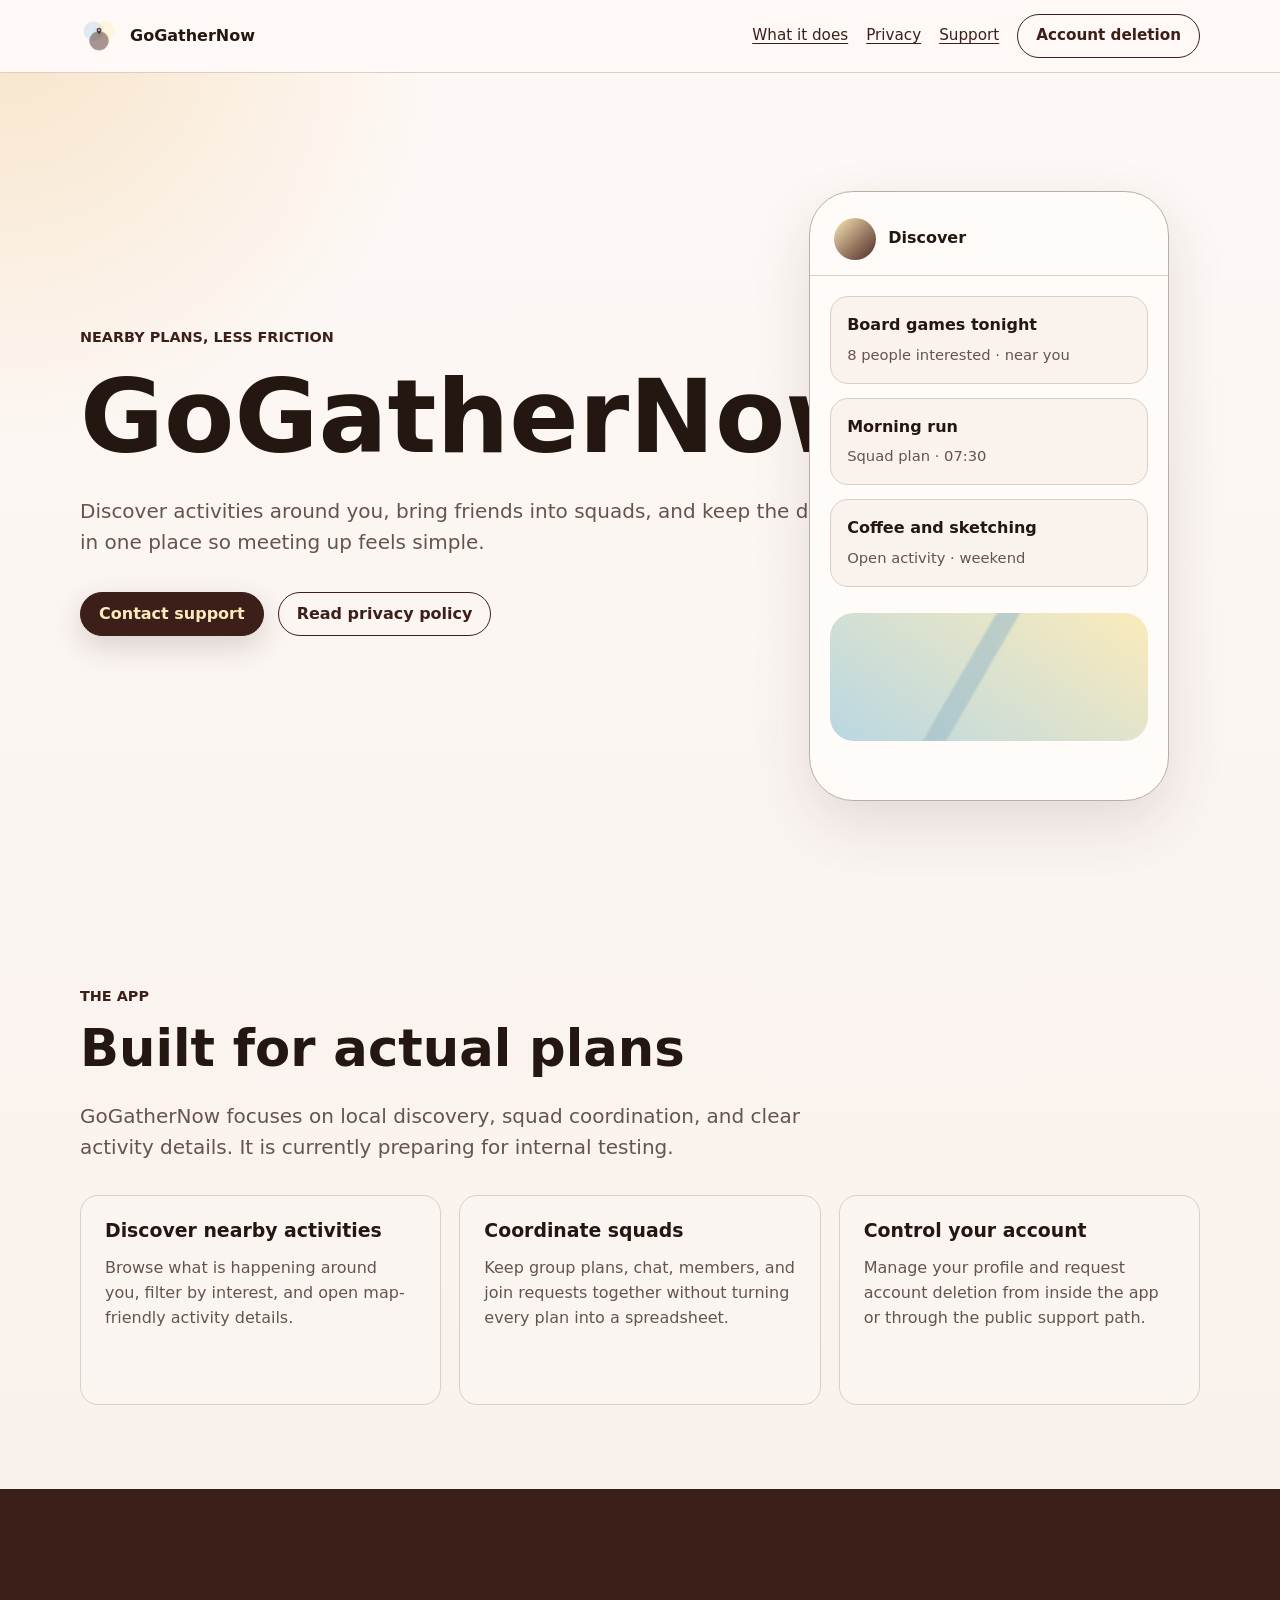
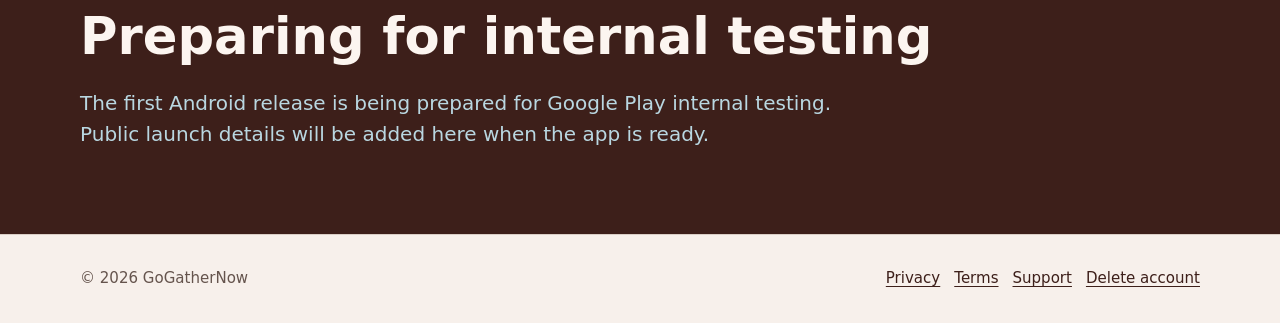
<file: index.html>
<!doctype html>
<html lang="en">
  <head>
    <meta charset="utf-8">
    <meta name="viewport" content="width=device-width, initial-scale=1">
    <title>GoGatherNow</title>
    <meta
      name="description"
      content="GoGatherNow helps people discover nearby activities, coordinate squads, and turn plans into real-world meetups."
    >
    <link rel="icon" href="assets/logo.png">
    <link rel="stylesheet" href="styles.css">
  </head>
  <body>
    <header class="site-header">
      <nav class="nav" aria-label="Main navigation">
        <a class="brand" href="/">
          <img src="assets/logo.png" alt="">
          <span>GoGatherNow</span>
        </a>
        <div class="nav-links">
          <a href="#what">What it does</a>
          <a href="privacy.html">Privacy</a>
          <a href="support.html">Support</a>
          <a class="button secondary" href="delete-account.html">Account deletion</a>
        </div>
      </nav>
    </header>

    <main>
      <section class="hero">
        <div>
          <p class="eyebrow">Nearby plans, less friction</p>
          <h1>GoGatherNow</h1>
          <p class="lead">
            Discover activities around you, bring friends into squads, and keep the
            details in one place so meeting up feels simple.
          </p>
          <div class="actions">
            <a class="button" href="support.html">Contact support</a>
            <a class="button secondary" href="privacy.html">Read privacy policy</a>
          </div>
        </div>
        <div class="phone-scene" aria-label="GoGatherNow app preview">
          <div class="phone">
            <div class="phone-bar">
              <div class="avatar-dot"></div>
              <strong>Discover</strong>
            </div>
            <div class="activity-list">
              <div class="activity">
                <strong>Board games tonight</strong>
                <span>8 people interested · near you</span>
              </div>
              <div class="activity">
                <strong>Morning run</strong>
                <span>Squad plan · 07:30</span>
              </div>
              <div class="activity">
                <strong>Coffee and sketching</strong>
                <span>Open activity · weekend</span>
              </div>
            </div>
            <div class="map-strip" aria-hidden="true"></div>
          </div>
        </div>
      </section>

      <section id="what" class="section">
        <div class="section-inner">
          <p class="eyebrow">The app</p>
          <h2>Built for actual plans</h2>
          <p class="lead">
            GoGatherNow focuses on local discovery, squad coordination, and clear
            activity details. It is currently preparing for internal testing.
          </p>
          <div class="feature-grid">
            <article class="feature">
              <h3>Discover nearby activities</h3>
              <p>
                Browse what is happening around you, filter by interest, and open
                map-friendly activity details.
              </p>
            </article>
            <article class="feature">
              <h3>Coordinate squads</h3>
              <p>
                Keep group plans, chat, members, and join requests together without
                turning every plan into a spreadsheet.
              </p>
            </article>
            <article class="feature">
              <h3>Control your account</h3>
              <p>
                Manage your profile and request account deletion from inside the app
                or through the public support path.
              </p>
            </article>
          </div>
        </div>
      </section>

      <section class="section band">
        <div class="section-inner">
          <p class="eyebrow">Release status</p>
          <h2>Preparing for internal testing</h2>
          <p class="lead">
            The first Android release is being prepared for Google Play internal
            testing. Public launch details will be added here when the app is ready.
          </p>
        </div>
      </section>
    </main>

    <footer class="site-footer">
      <div class="footer-inner">
        <span>© 2026 GoGatherNow</span>
        <div class="footer-links">
          <a href="privacy.html">Privacy</a>
          <a href="terms.html">Terms</a>
          <a href="support.html">Support</a>
          <a href="delete-account.html">Delete account</a>
        </div>
      </div>
    </footer>
  </body>
</html>
</file>
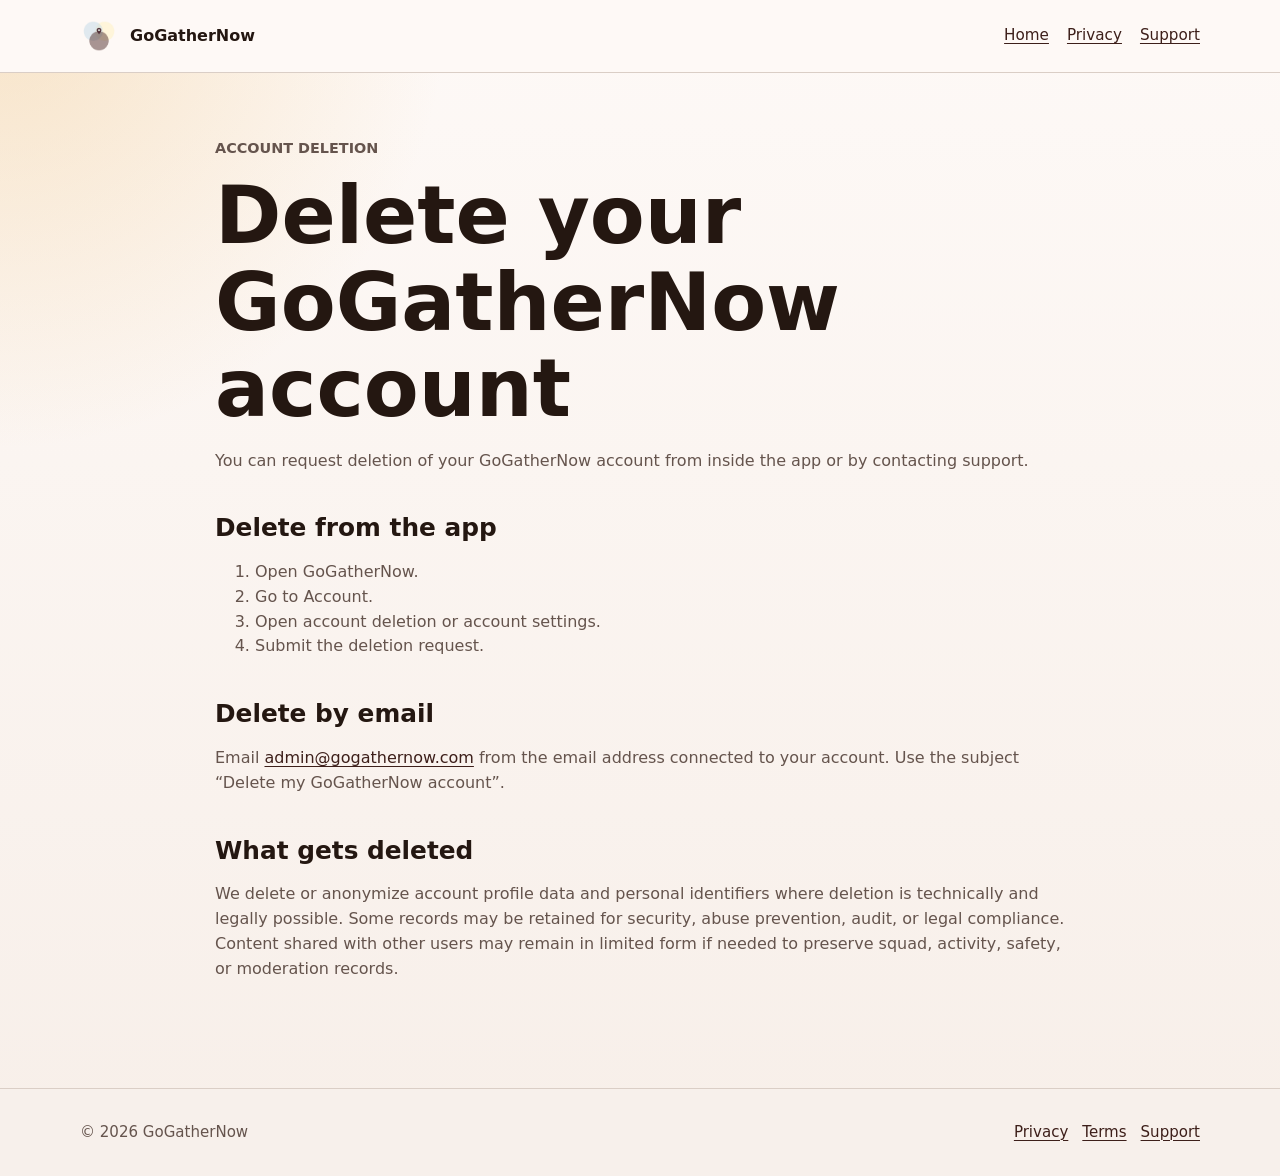
<file: delete-account.html>
<!doctype html>
<html lang="en">
  <head>
    <meta charset="utf-8">
    <meta name="viewport" content="width=device-width, initial-scale=1">
    <title>Delete Account · GoGatherNow</title>
    <meta name="description" content="How to request GoGatherNow account deletion.">
    <link rel="icon" href="assets/logo.png">
    <link rel="stylesheet" href="styles.css">
  </head>
  <body>
    <header class="site-header">
      <nav class="nav" aria-label="Main navigation">
        <a class="brand" href="/"><img src="assets/logo.png" alt=""><span>GoGatherNow</span></a>
        <div class="nav-links">
          <a href="/">Home</a>
          <a href="privacy.html">Privacy</a>
          <a href="support.html">Support</a>
        </div>
      </nav>
    </header>

    <main class="policy">
      <p class="eyebrow">Account deletion</p>
      <h1>Delete your GoGatherNow account</h1>
      <p>
        You can request deletion of your GoGatherNow account from inside the app or
        by contacting support.
      </p>

      <h2>Delete from the app</h2>
      <ol>
        <li>Open GoGatherNow.</li>
        <li>Go to Account.</li>
        <li>Open account deletion or account settings.</li>
        <li>Submit the deletion request.</li>
      </ol>

      <h2>Delete by email</h2>
      <p>
        Email <a href="mailto:admin@gogathernow.com">admin@gogathernow.com</a>
        from the email address connected to your account. Use the subject
        “Delete my GoGatherNow account”.
      </p>

      <h2>What gets deleted</h2>
      <p>
        We delete or anonymize account profile data and personal identifiers where
        deletion is technically and legally possible. Some records may be retained
        for security, abuse prevention, audit, or legal compliance. Content shared
        with other users may remain in limited form if needed to preserve squad,
        activity, safety, or moderation records.
      </p>
    </main>

    <footer class="site-footer">
      <div class="footer-inner">
        <span>© 2026 GoGatherNow</span>
        <div class="footer-links">
          <a href="privacy.html">Privacy</a>
          <a href="terms.html">Terms</a>
          <a href="support.html">Support</a>
        </div>
      </div>
    </footer>
  </body>
</html>
</file>
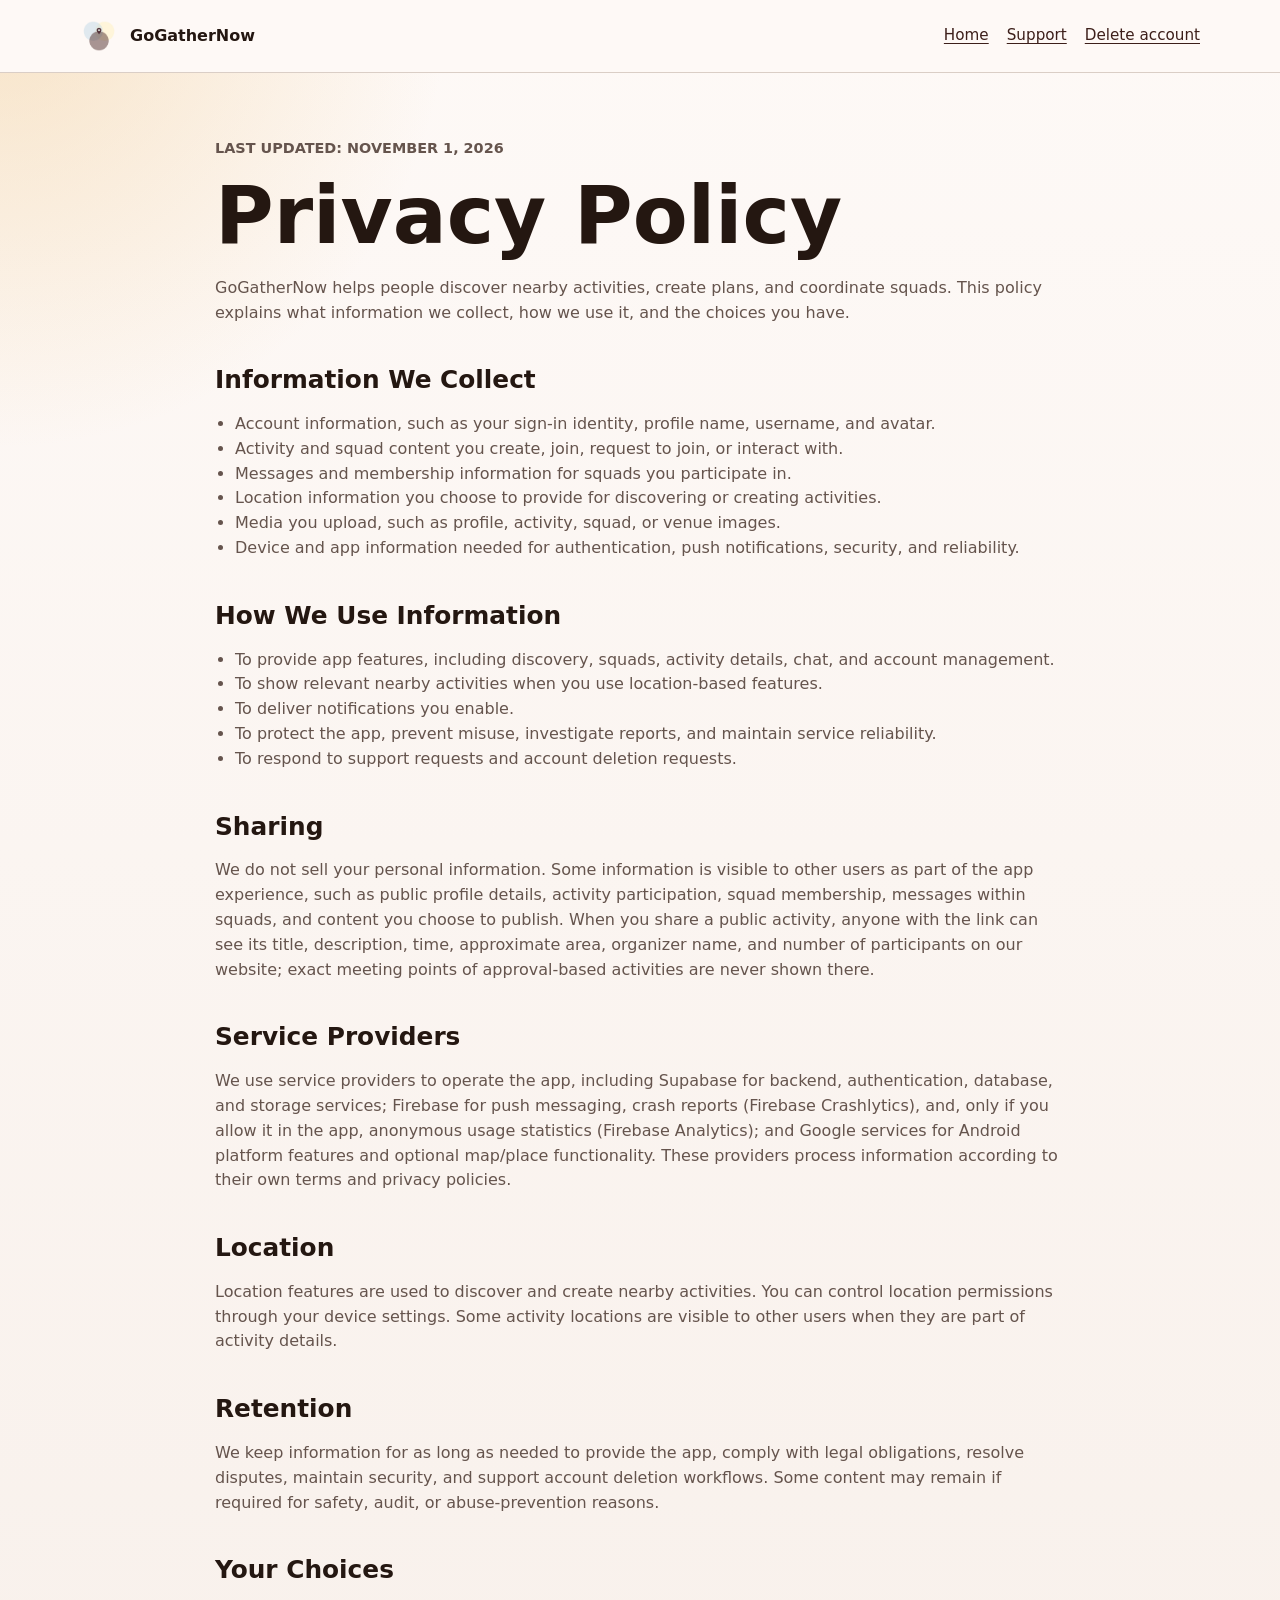
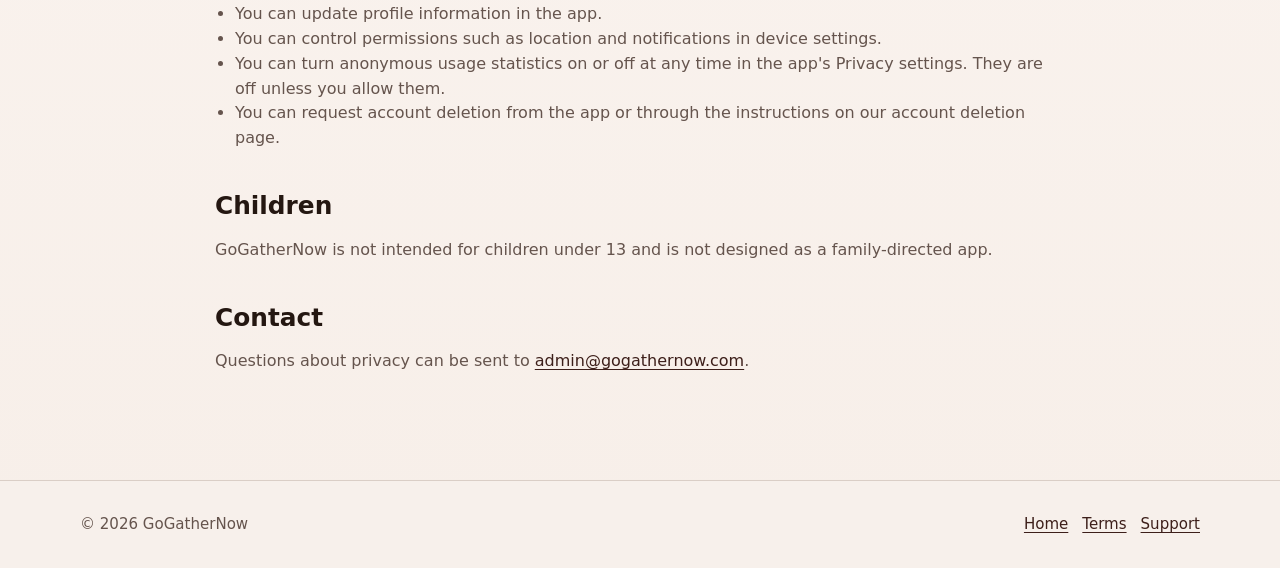
<file: privacy.html>
<!doctype html>
<html lang="en">
  <head>
    <meta charset="utf-8">
    <meta name="viewport" content="width=device-width, initial-scale=1">
    <title>Privacy Policy · GoGatherNow</title>
    <meta name="description" content="Privacy Policy for GoGatherNow.">
    <link rel="icon" href="assets/logo.png">
    <link rel="stylesheet" href="styles.css">
  </head>
  <body>
    <header class="site-header">
      <nav class="nav" aria-label="Main navigation">
        <a class="brand" href="/"><img src="assets/logo.png" alt=""><span>GoGatherNow</span></a>
        <div class="nav-links">
          <a href="/">Home</a>
          <a href="support.html">Support</a>
          <a href="delete-account.html">Delete account</a>
        </div>
      </nav>
    </header>

    <main class="policy">
      <p class="eyebrow">Last updated: November 1, 2026</p>
      <h1>Privacy Policy</h1>
      <p>
        GoGatherNow helps people discover nearby activities, create plans, and
        coordinate squads. This policy explains what information we collect, how we
        use it, and the choices you have.
      </p>

      <h2>Information We Collect</h2>
      <ul>
        <li>Account information, such as your sign-in identity, profile name, username, and avatar.</li>
        <li>Activity and squad content you create, join, request to join, or interact with.</li>
        <li>Messages and membership information for squads you participate in.</li>
        <li>Location information you choose to provide for discovering or creating activities.</li>
        <li>Media you upload, such as profile, activity, squad, or venue images.</li>
        <li>Device and app information needed for authentication, push notifications, security, and reliability.</li>
      </ul>

      <h2>How We Use Information</h2>
      <ul>
        <li>To provide app features, including discovery, squads, activity details, chat, and account management.</li>
        <li>To show relevant nearby activities when you use location-based features.</li>
        <li>To deliver notifications you enable.</li>
        <li>To protect the app, prevent misuse, investigate reports, and maintain service reliability.</li>
        <li>To respond to support requests and account deletion requests.</li>
      </ul>

      <h2>Sharing</h2>
      <p>
        We do not sell your personal information. Some information is visible to
        other users as part of the app experience, such as public profile details,
        activity participation, squad membership, messages within squads, and content
        you choose to publish. When you share a public activity, anyone with the link
        can see its title, description, time, approximate area, organizer name, and number of
        participants on our website; exact meeting points of approval-based
        activities are never shown there.
      </p>

      <h2>Service Providers</h2>
      <p>
        We use service providers to operate the app, including Supabase for backend,
        authentication, database, and storage services; Firebase for push messaging,
        crash reports (Firebase Crashlytics), and, only if you allow it in the app,
        anonymous usage statistics (Firebase Analytics);
        and Google services for Android platform features and optional map/place
        functionality. These providers process information according to their own
        terms and privacy policies.
      </p>

      <h2>Location</h2>
      <p>
        Location features are used to discover and create nearby activities. You can
        control location permissions through your device settings. Some activity
        locations are visible to other users when they are part of activity details.
      </p>

      <h2>Retention</h2>
      <p>
        We keep information for as long as needed to provide the app, comply with
        legal obligations, resolve disputes, maintain security, and support account
        deletion workflows. Some content may remain if required for safety, audit, or
        abuse-prevention reasons.
      </p>

      <h2>Your Choices</h2>
      <ul>
        <li>You can update profile information in the app.</li>
        <li>You can control permissions such as location and notifications in device settings.</li>
        <li>You can turn anonymous usage statistics on or off at any time in the app's Privacy settings. They are off unless you allow them.</li>
        <li>You can request account deletion from the app or through the instructions on our account deletion page.</li>
      </ul>

      <h2>Children</h2>
      <p>
        GoGatherNow is not intended for children under 13 and is not designed as a
        family-directed app.
      </p>

      <h2>Contact</h2>
      <p>
        Questions about privacy can be sent to
        <a href="mailto:admin@gogathernow.com">admin@gogathernow.com</a>.
      </p>
    </main>

    <footer class="site-footer">
      <div class="footer-inner">
        <span>© 2026 GoGatherNow</span>
        <div class="footer-links">
          <a href="/">Home</a>
          <a href="terms.html">Terms</a>
          <a href="support.html">Support</a>
        </div>
      </div>
    </footer>
  </body>
</html>
</file>
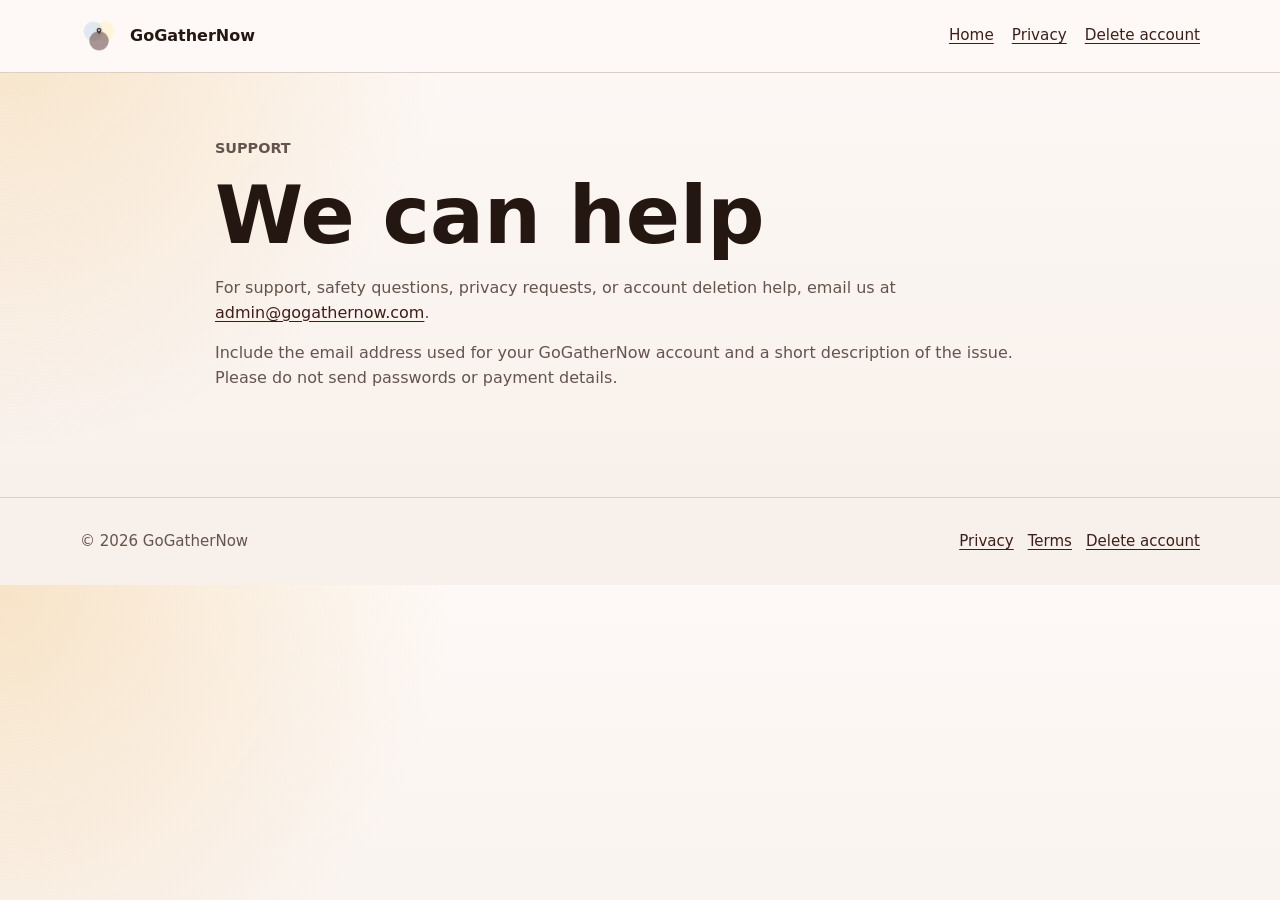
<file: support.html>
<!doctype html>
<html lang="en">
  <head>
    <meta charset="utf-8">
    <meta name="viewport" content="width=device-width, initial-scale=1">
    <title>Support · GoGatherNow</title>
    <meta name="description" content="Contact GoGatherNow support.">
    <link rel="icon" href="assets/logo.png">
    <link rel="stylesheet" href="styles.css">
  </head>
  <body>
    <header class="site-header">
      <nav class="nav" aria-label="Main navigation">
        <a class="brand" href="/"><img src="assets/logo.png" alt=""><span>GoGatherNow</span></a>
        <div class="nav-links">
          <a href="/">Home</a>
          <a href="privacy.html">Privacy</a>
          <a href="delete-account.html">Delete account</a>
        </div>
      </nav>
    </header>

    <main class="policy">
      <p class="eyebrow">Support</p>
      <h1>We can help</h1>
      <p>
        For support, safety questions, privacy requests, or account deletion help,
        email us at <a href="mailto:admin@gogathernow.com">admin@gogathernow.com</a>.
      </p>
      <p>
        Include the email address used for your GoGatherNow account and a short
        description of the issue. Please do not send passwords or payment details.
      </p>
    </main>

    <footer class="site-footer">
      <div class="footer-inner">
        <span>© 2026 GoGatherNow</span>
        <div class="footer-links">
          <a href="privacy.html">Privacy</a>
          <a href="terms.html">Terms</a>
          <a href="delete-account.html">Delete account</a>
        </div>
      </div>
    </footer>
  </body>
</html>
</file>
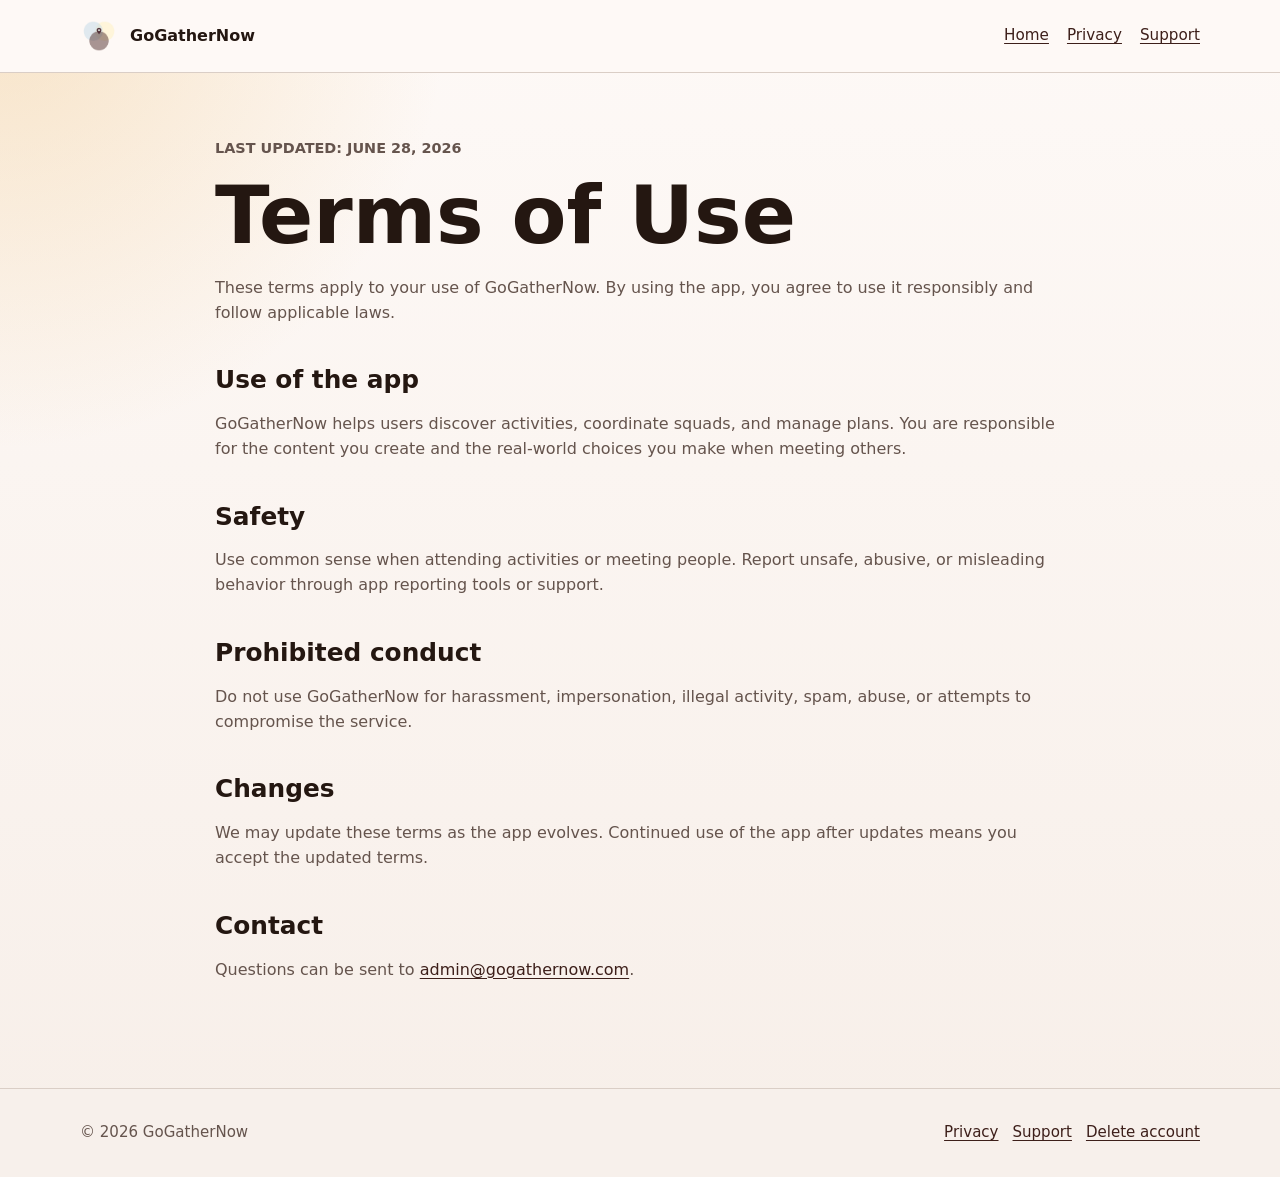
<file: terms.html>
<!doctype html>
<html lang="en">
  <head>
    <meta charset="utf-8">
    <meta name="viewport" content="width=device-width, initial-scale=1">
    <title>Terms · GoGatherNow</title>
    <meta name="description" content="Terms of use for GoGatherNow.">
    <link rel="icon" href="assets/logo.png">
    <link rel="stylesheet" href="styles.css">
  </head>
  <body>
    <header class="site-header">
      <nav class="nav" aria-label="Main navigation">
        <a class="brand" href="/"><img src="assets/logo.png" alt=""><span>GoGatherNow</span></a>
        <div class="nav-links">
          <a href="/">Home</a>
          <a href="privacy.html">Privacy</a>
          <a href="support.html">Support</a>
        </div>
      </nav>
    </header>

    <main class="policy">
      <p class="eyebrow">Last updated: June 28, 2026</p>
      <h1>Terms of Use</h1>
      <p>
        These terms apply to your use of GoGatherNow. By using the app, you agree
        to use it responsibly and follow applicable laws.
      </p>

      <h2>Use of the app</h2>
      <p>
        GoGatherNow helps users discover activities, coordinate squads, and manage
        plans. You are responsible for the content you create and the real-world
        choices you make when meeting others.
      </p>

      <h2>Safety</h2>
      <p>
        Use common sense when attending activities or meeting people. Report unsafe,
        abusive, or misleading behavior through app reporting tools or support.
      </p>

      <h2>Prohibited conduct</h2>
      <p>
        Do not use GoGatherNow for harassment, impersonation, illegal activity,
        spam, abuse, or attempts to compromise the service.
      </p>

      <h2>Changes</h2>
      <p>
        We may update these terms as the app evolves. Continued use of the app after
        updates means you accept the updated terms.
      </p>

      <h2>Contact</h2>
      <p>
        Questions can be sent to
        <a href="mailto:admin@gogathernow.com">admin@gogathernow.com</a>.
      </p>
    </main>

    <footer class="site-footer">
      <div class="footer-inner">
        <span>© 2026 GoGatherNow</span>
        <div class="footer-links">
          <a href="privacy.html">Privacy</a>
          <a href="support.html">Support</a>
          <a href="delete-account.html">Delete account</a>
        </div>
      </div>
    </footer>
  </body>
</html>
</file>
<file: styles.css>
:root {
  color-scheme: light;
  --bg: oklch(0.985 0.006 52);
  --paper: oklch(0.965 0.012 58);
  --ink: oklch(0.22 0.025 45);
  --muted: oklch(0.46 0.025 45);
  --line: oklch(0.86 0.018 58);
  --brand: oklch(0.34 0.055 31);
  --brand-dark: oklch(0.28 0.048 31);
  --butter: oklch(0.94 0.065 92);
  --mist: oklch(0.86 0.035 220);
  --cream: oklch(0.975 0.01 62);
  --radius: 18px;
  --shadow: 0 22px 60px oklch(0.28 0.03 45 / 0.12);
  font-family:
    Inter, ui-sans-serif, system-ui, -apple-system, BlinkMacSystemFont, "Segoe UI",
    sans-serif;
}

* {
  box-sizing: border-box;
}

html {
  scroll-behavior: smooth;
}

body {
  margin: 0;
  color: var(--ink);
  background:
    radial-gradient(circle at top left, oklch(0.87 0.08 78 / 0.5), transparent 28rem),
    linear-gradient(180deg, var(--bg), oklch(0.956 0.012 58));
  line-height: 1.55;
}

a {
  color: var(--brand-dark);
  text-decoration-thickness: 0.08em;
  text-underline-offset: 0.18em;
}

.site-header {
  position: sticky;
  top: 0;
  z-index: 10;
  border-bottom: 1px solid var(--line);
  background: oklch(0.985 0.006 52);
}

.nav {
  width: min(1120px, calc(100% - 32px));
  margin: 0 auto;
  min-height: 72px;
  display: flex;
  align-items: center;
  justify-content: space-between;
  gap: 24px;
}

.brand {
  display: inline-flex;
  align-items: center;
  gap: 12px;
  color: var(--ink);
  font-weight: 800;
  text-decoration: none;
}

.brand img {
  width: 38px;
  height: 38px;
  border-radius: 12px;
}

.nav-links {
  display: flex;
  align-items: center;
  gap: 18px;
  font-size: 0.95rem;
}

.button {
  display: inline-flex;
  align-items: center;
  justify-content: center;
  min-height: 44px;
  padding: 0 18px;
  border: 1px solid var(--brand-dark);
  border-radius: 999px;
  background: var(--brand-dark);
  color: var(--butter);
  font-weight: 750;
  text-decoration: none;
  box-shadow: 0 10px 30px oklch(0.28 0.048 31 / 0.18);
}

.button.secondary {
  background: transparent;
  color: var(--brand-dark);
  box-shadow: none;
}

.hero {
  width: min(1120px, calc(100% - 32px));
  margin: 0 auto;
  min-height: calc(100svh - 72px);
  display: grid;
  grid-template-columns: 1.05fr 0.95fr;
  align-items: center;
  gap: 48px;
  padding: 72px 0 84px;
}

.eyebrow {
  margin: 0 0 14px;
  color: var(--brand-dark);
  font-size: 0.9rem;
  font-weight: 800;
  letter-spacing: 0;
  text-transform: uppercase;
}

h1,
h2,
h3 {
  line-height: 1.08;
  letter-spacing: 0;
}

h1 {
  max-width: 11ch;
  margin: 0;
  font-size: clamp(3.1rem, 8vw, 6.8rem);
}

h2 {
  margin: 0 0 18px;
  font-size: clamp(2rem, 4vw, 3.6rem);
}

h3 {
  margin: 0 0 10px;
  font-size: 1.18rem;
}

.lead {
  max-width: 62ch;
  margin: 24px 0 0;
  color: var(--muted);
  font-size: clamp(1.08rem, 2vw, 1.25rem);
}

.actions {
  display: flex;
  flex-wrap: wrap;
  gap: 14px;
  margin-top: 34px;
}

.phone-scene {
  position: relative;
  min-height: 580px;
}

.phone {
  position: absolute;
  inset: 0 6% auto auto;
  width: min(360px, 78vw);
  min-height: 610px;
  border: 1px solid oklch(0.76 0.018 55);
  border-radius: 44px;
  background: oklch(0.99 0.006 62);
  box-shadow: var(--shadow);
  overflow: hidden;
}

.phone-bar {
  height: 84px;
  display: flex;
  align-items: center;
  gap: 12px;
  padding: 22px 24px 12px;
  border-bottom: 1px solid var(--line);
}

.avatar-dot {
  width: 42px;
  height: 42px;
  border-radius: 50%;
  background: linear-gradient(135deg, var(--butter), var(--brand));
}

.activity-list {
  padding: 20px;
  display: grid;
  gap: 14px;
}

.activity {
  padding: 16px;
  border: 1px solid var(--line);
  border-radius: var(--radius);
  background: var(--paper);
}

.activity strong {
  display: block;
}

.activity span {
  display: block;
  margin-top: 6px;
  color: var(--muted);
  font-size: 0.92rem;
}

.map-strip {
  height: 128px;
  margin: 6px 20px 20px;
  border-radius: 24px;
  background:
    linear-gradient(120deg, transparent 42%, oklch(0.78 0.035 220 / 0.6) 43% 48%, transparent 49%),
    linear-gradient(35deg, var(--mist), var(--butter));
}

.section {
  padding: 84px 0;
}

.section-inner {
  width: min(1120px, calc(100% - 32px));
  margin: 0 auto;
}

.feature-grid {
  display: grid;
  grid-template-columns: repeat(3, 1fr);
  gap: 18px;
  margin-top: 32px;
}

.feature {
  min-height: 210px;
  padding: 24px;
  border: 1px solid var(--line);
  border-radius: var(--radius);
  background: oklch(0.98 0.009 58 / 0.72);
}

.feature p,
.policy p,
.policy li {
  color: var(--muted);
}

.band {
  background: var(--brand-dark);
  color: var(--cream);
}

.band .lead {
  color: oklch(0.86 0.035 220);
}

.policy {
  width: min(850px, calc(100% - 32px));
  margin: 0 auto;
  padding: 64px 0 90px;
}

.policy h1 {
  max-width: 14ch;
  font-size: clamp(2.6rem, 7vw, 5rem);
}

.policy h2 {
  margin-top: 42px;
  font-size: 1.55rem;
}

.policy ul {
  padding-left: 1.25rem;
}

.auth-page {
  min-height: 100svh;
  display: grid;
  place-items: center;
  padding: 32px 16px;
}

.auth-card {
  width: min(100%, 560px);
  padding: clamp(28px, 6vw, 52px);
  border: 1px solid var(--line);
  border-radius: 28px;
  background: oklch(0.985 0.008 58 / 0.94);
  box-shadow: var(--shadow);
}

.auth-brand {
  width: fit-content;
  margin-bottom: 48px;
}

.auth-card h1 {
  max-width: 12ch;
  font-size: clamp(2.35rem, 8vw, 4.25rem);
}

.auth-card h2 {
  margin-bottom: 12px;
  font-size: 1.6rem;
}

.auth-copy,
.auth-status p {
  color: var(--muted);
}

.auth-form {
  margin-top: 32px;
}

.auth-form label {
  display: block;
  margin: 18px 0 8px;
  font-weight: 750;
}

.auth-form input {
  width: 100%;
  min-height: 52px;
  padding: 0 16px;
  border: 1px solid var(--line);
  border-radius: 14px;
  background: var(--cream);
  color: var(--ink);
  font: inherit;
}

.auth-form input:focus {
  border-color: var(--brand);
  outline: 3px solid oklch(0.86 0.035 220 / 0.55);
}

.auth-action {
  width: fit-content;
  margin-top: 28px;
}

button.auth-action {
  cursor: pointer;
  font: inherit;
}

button.auth-action:disabled {
  cursor: wait;
  opacity: 0.68;
}

.auth-error {
  margin: 14px 0 0;
  color: oklch(0.48 0.16 25);
  font-weight: 700;
}

.auth-status {
  margin-top: 28px;
}

.site-footer {
  border-top: 1px solid var(--line);
  padding: 32px 0;
  background: oklch(0.96 0.01 58);
}

.footer-inner {
  width: min(1120px, calc(100% - 32px));
  margin: 0 auto;
  display: flex;
  flex-wrap: wrap;
  align-items: center;
  justify-content: space-between;
  gap: 18px;
  color: var(--muted);
  font-size: 0.94rem;
}

.footer-links {
  display: flex;
  flex-wrap: wrap;
  gap: 14px;
}

@media (max-width: 860px) {
  .nav {
    align-items: flex-start;
    flex-direction: column;
    padding: 16px 0;
  }

  .nav-links {
    width: 100%;
    overflow-x: auto;
    padding-bottom: 4px;
  }

  .hero {
    grid-template-columns: 1fr;
    min-height: auto;
    padding-top: 56px;
  }

  .phone-scene {
    min-height: 480px;
  }

  .phone {
    position: relative;
    inset: auto;
    width: min(100%, 360px);
    min-height: 500px;
    margin: 0 auto;
  }

  .feature-grid {
    grid-template-columns: 1fr;
  }
}

/* Shared-activity preview (404.html + activity.js) */
.activity-card h1 {
  overflow-wrap: anywhere;
}
.activity-facts {
  list-style: none;
  margin: 18px 0;
  padding: 0;
  display: grid;
  gap: 8px;
  color: var(--ink);
}
.activity-facts li:empty {
  display: none;
}
.activity-facts li {
  padding: 10px 14px;
  border: 1px solid var(--line);
  border-radius: 12px;
  background: var(--cream);
}
.activity-actions {
  display: grid;
  gap: 10px;
  margin-top: 20px;
}
.activity-note {
  margin-top: 14px;
  color: var(--muted);
}
</file>
